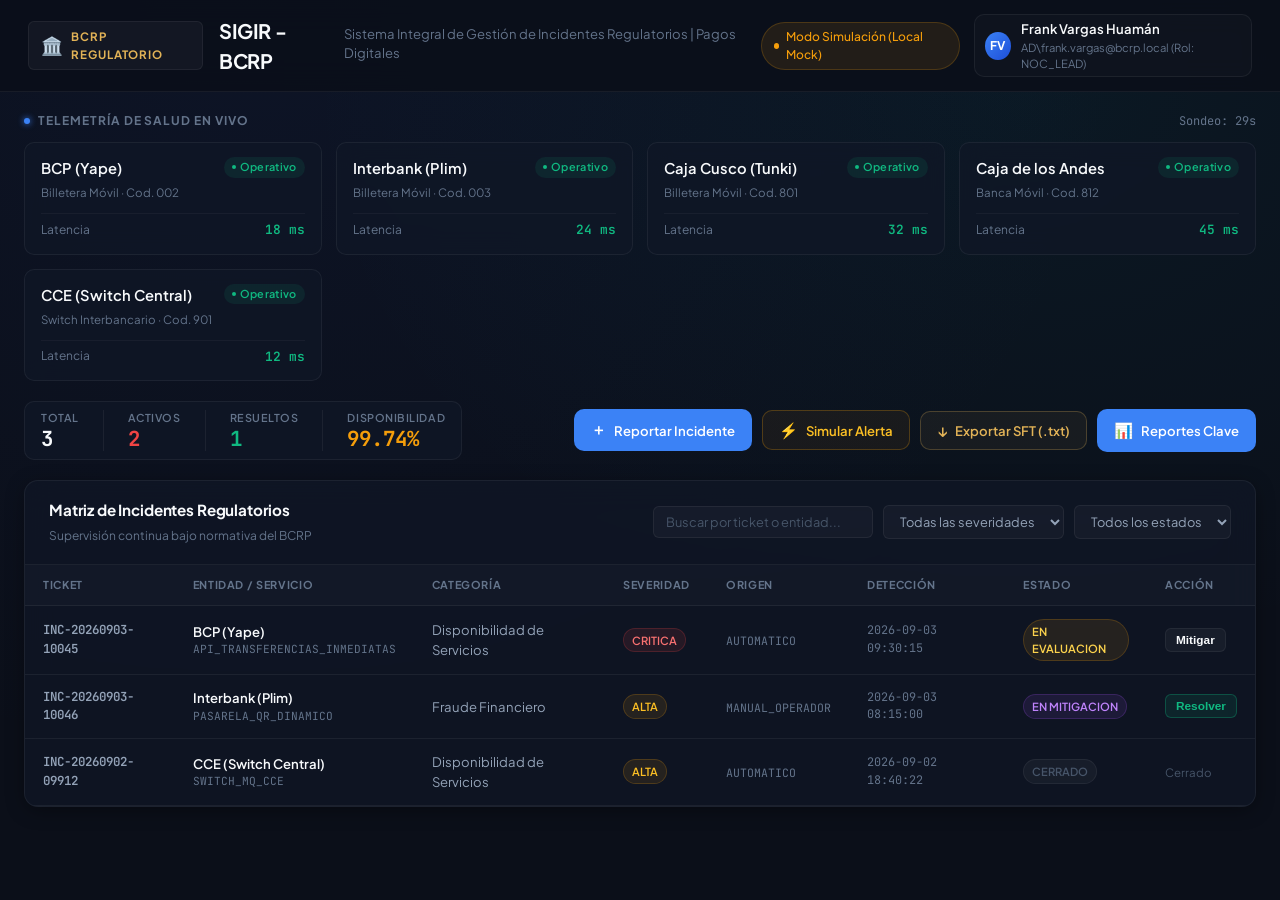
<file: 04_FRONTEND_UI/index.html>
<!DOCTYPE html>
<html lang="es">
<head>
    <meta charset="UTF-8">
    <meta name="viewport" content="width=device-width, initial-scale=1.0">
    <title>SIGIR - BCRP | Sistema de Gestión de Incidentes Regulatorios</title>
    <!-- Fuentes Google: Plus Jakarta Sans y JetBrains Mono -->
    <link rel="preconnect" href="https://fonts.googleapis.com">
    <link rel="preconnect" href="https://fonts.gstatic.com" crossorigin>
    <link href="https://fonts.googleapis.com/css2?family=JetBrains+Mono:wght@400;500;700&family=Plus+Jakarta+Sans:wght@400;500;600;700;800&display=swap" rel="stylesheet">
    <link rel="stylesheet" href="css/styles.css">
</head>
<body>

    <!-- Header Corporativo BCRP -->
    <header class="app-header">
        <div class="header-left">
            <div class="brand-badge">
                <span class="badge-icon">🏛️</span>
                <span class="badge-text">BCRP REGULATORIO</span>
            </div>
            <div class="brand-title">
                <h1>SIGIR - BCRP</h1>
                <p>Sistema Integral de Gestión de Incidentes Regulatorios | Pagos Digitales</p>
            </div>
        </div>

        <div class="header-right">
            <div class="backend-status-pill offline" id="backendStatusPill" title="Estado de conexión con Spring Boot API (http://localhost:8080)">
                <span class="status-dot" id="backendStatusDot" style="background: #F59E0B;"></span>
                <span id="backendStatusText">MODO DEMO (Local Mock)</span>
            </div>
            <div class="ad-session-card">
                <div class="user-avatar">FV</div>
                <div class="user-meta">
                    <span class="user-name">Frank Vargas Huamán</span>
                    <span class="user-ad-domain">
                        <span class="status-dot online"></span> AD\frank.vargas@bcrp.local (Rol: NOC_LEAD)
                    </span>
                </div>
            </div>
        </div>
    </header>

    <!-- Barra de Telemetría en Vivo (Semáforos NOC del Ecosistema) -->
    <section class="telemetry-bar-container">
        <div class="section-title-compact">
            <h2>Telemetría de Salud en Vivo</h2>
            <span class="telemetry-timer" id="timerSondeo">Sondeo: 30s</span>
        </div>

        <div class="telemetry-grid" id="telemetryGrid">
            <!-- Renderizado dinámico vía JS -->
        </div>
    </section>

    <!-- Contenedor Principal de Gestión -->
    <main class="main-layout">
        
        <!-- Barra de Acciones y Métricas Resumen -->
        <section class="action-metrics-row">
            <div class="kpi-group">
                <div class="kpi-mini-card">
                    <span class="kpi-label">Total</span>
                    <span class="kpi-value" id="kpiTotal">0</span>
                </div>
                <div class="kpi-mini-card critical">
                    <span class="kpi-label">Activos</span>
                    <span class="kpi-value" id="kpiCriticos">0</span>
                </div>
                <div class="kpi-mini-card success">
                    <span class="kpi-label">Resueltos</span>
                    <span class="kpi-value" id="kpiResueltos">0</span>
                </div>
                <div class="kpi-mini-card">
                    <span class="kpi-label">Disponibilidad</span>
                    <span class="kpi-value" id="kpiUptime" style="color: #38BDF8;">99.82%</span>
                </div>
            </div>

            <div class="action-buttons-group">
                <button class="btn btn-primary" id="btnNuevoManual">
                    <span class="btn-icon">＋</span> Reportar Incidente
                </button>
                <button class="btn btn-warning" id="btnSimularCaida">
                    <span class="btn-icon">⚡</span> Simular Alerta
                </button>
                <button class="btn btn-bcrp" id="btnGenerarSft">
                    <span class="btn-icon">↓</span> Exportar SFT (.txt)
                </button>
                <a class="btn btn-primary" href="reportes.html" style="text-decoration:none"><span class="btn-icon">📊</span> Reportes Clave</a>
            </div>
        </section>

        <!-- Panel de Filtros y Matriz de Incidentes -->
        <section class="panel-card">
            <div class="panel-header">
                <div class="panel-title-group">
                    <h3>Matriz de Incidentes Regulatorios</h3>
                    <span class="panel-subtitle">Supervisión continua bajo normativa del BCRP</span>
                </div>

                <div class="filters-toolbar">
                    <input type="text" id="filtroBuscador" class="input-search" placeholder="Buscar por ticket o entidad...">
                    
                    <select id="filtroSeveridad" class="select-filter">
                        <option value="TODOS">Todas las severidades</option>
                        <option value="CRITICA">Crítica</option>
                        <option value="ALTA">Alta</option>
                        <option value="MEDIA">Media</option>
                        <option value="BAJA">Baja</option>
                    </select>

                    <select id="filtroEstado" class="select-filter">
                        <option value="TODOS">Todos los estados</option>
                        <option value="REGISTRADO">Registrado</option>
                        <option value="EN_EVALUACION">En Evaluación</option>
                        <option value="EN_MITIGACION">En Mitigación</option>
                        <option value="RESUELTO">Resuelto</option>
                        <option value="CERRADO">Cerrado</option>
                    </select>
                </div>
            </div>

            <div class="table-responsive">
                <table class="data-table">
                    <thead>
                        <tr>
                            <th>Ticket</th>
                            <th>Entidad / Servicio</th>
                            <th>Categoría</th>
                            <th>Severidad</th>
                            <th>Origen</th>
                            <th>Detección</th>
                            <th>Estado</th>
                            <th>Acción</th>
                        </tr>
                    </thead>
                    <tbody id="tablaIncidentesBody">
                        <!-- Renderizado dinámico vía JS -->
                    </tbody>
                </table>
            </div>
        </section>
    </main>

    <!-- Modal: Registro Manual Asistido -->
    <div class="modal-overlay" id="modalManual">
        <div class="modal-card">
            <div class="modal-header">
                <h3>Registro Manual Asistido de Incidente</h3>
                <button class="modal-close" id="btnCerrarModalManual">&times;</button>
            </div>
            <form id="formRegistroManual" class="modal-body">
                <div class="form-group">
                    <label>Entidad Financiera Afectada *</label>
                    <select id="manualEntidad" class="form-control" required>
                        <option value="1">Banco de Crédito del Perú - BCP (Yape)</option>
                        <option value="2">Interbank - Plim</option>
                        <option value="3">Caja Municipal Cusco - Tunki</option>
                        <option value="4">Caja Rural de los Andes</option>
                        <option value="5">Cámara de Compensación Electrónica - CCE</option>
                    </select>
                </div>

                <div class="form-row">
                    <div class="form-group">
                        <label>Categoría Normativa *</label>
                        <select id="manualCategoria" class="form-control" required>
                            <option value="FRAUDE_FIN">Fraude Financiero (Phishing, Suplantación)</option>
                            <option value="BRECHA_DATOS">Manipulación de Información / Brecha de Seguridad</option>
                            <option value="DISP_SERV">Disponibilidad de Servicios (Manual)</option>
                        </select>
                    </div>
                    <div class="form-group">
                        <label>Severidad Operativa *</label>
                        <select id="manualSeveridad" class="form-control" required>
                            <option value="CRITICA">Crítica (Interrupción o Daño Severo)</option>
                            <option value="ALTA" selected>Alta (Afectación Transaccional Notoria)</option>
                            <option value="MEDIA">Media (Degradación Parcial)</option>
                            <option value="BAJA">Baja (Sin impacto en saldos)</option>
                        </select>
                    </div>
                </div>

                <div class="form-group">
                    <label>Servicio o Componente Específico *</label>
                    <input type="text" id="manualServicio" class="form-control" placeholder="Ej: PASARELA_QR_INTEROPERABLE, API_CONSULTAS" required>
                </div>

                <div class="form-group">
                    <label>Descripción Técnica y Hallazgos Forenses *</label>
                    <textarea id="manualDescripcion" class="form-control textarea" rows="3" placeholder="Detalle la causa raíz, números de cuenta involucrados o IP sospechosa..." required></textarea>
                </div>

                <div class="form-group">
                    <label>Impacto Estimado de Clientes / Transacciones</label>
                    <input type="number" id="manualImpacto" class="form-control" value="50" min="0">
                </div>

                <div class="modal-footer">
                    <button type="button" class="btn btn-secondary" id="btnCancelarManual">Cancelar</button>
                    <button type="submit" class="btn btn-primary">Registrar en Bitácora</button>
                </div>
            </form>
        </div>
    </div>

    <!-- Modal: Visor y Exportador SFT BCRP -->
    <div class="modal-overlay" id="modalSft">
        <div class="modal-card modal-lg">
            <div class="modal-header">
                <h3>Reporte Estructurado Oficial SFT - BCRP</h3>
                <button class="modal-close" id="btnCerrarModalSft">&times;</button>
            </div>
            <div class="modal-body">
                <p class="modal-desc">
                    El siguiente archivo de texto plano cumple con las directivas de la circular de incidentes del Banco Central de Reserva del Perú e incorpora firma de integridad SHA-256:
                </p>
                
                <div class="sft-code-box">
                    <pre id="sftContenidoTxt"></pre>
                </div>

                <div class="hash-box">
                    <span class="hash-label">HASH SHA-256:</span>
                    <span class="hash-value" id="sftHashSha256"></span>
                </div>
            </div>
            <div class="modal-footer">
                <button type="button" class="btn btn-secondary" id="btnCerrarSft">Cerrar</button>
                <button type="button" class="btn btn-bcrp" id="btnDescargarTxtFile">Descargar Archivo .TXT</button>
            </div>
        </div>
    </div>

    <script src="js/app.js"></script>
</body>
</html>
</file>
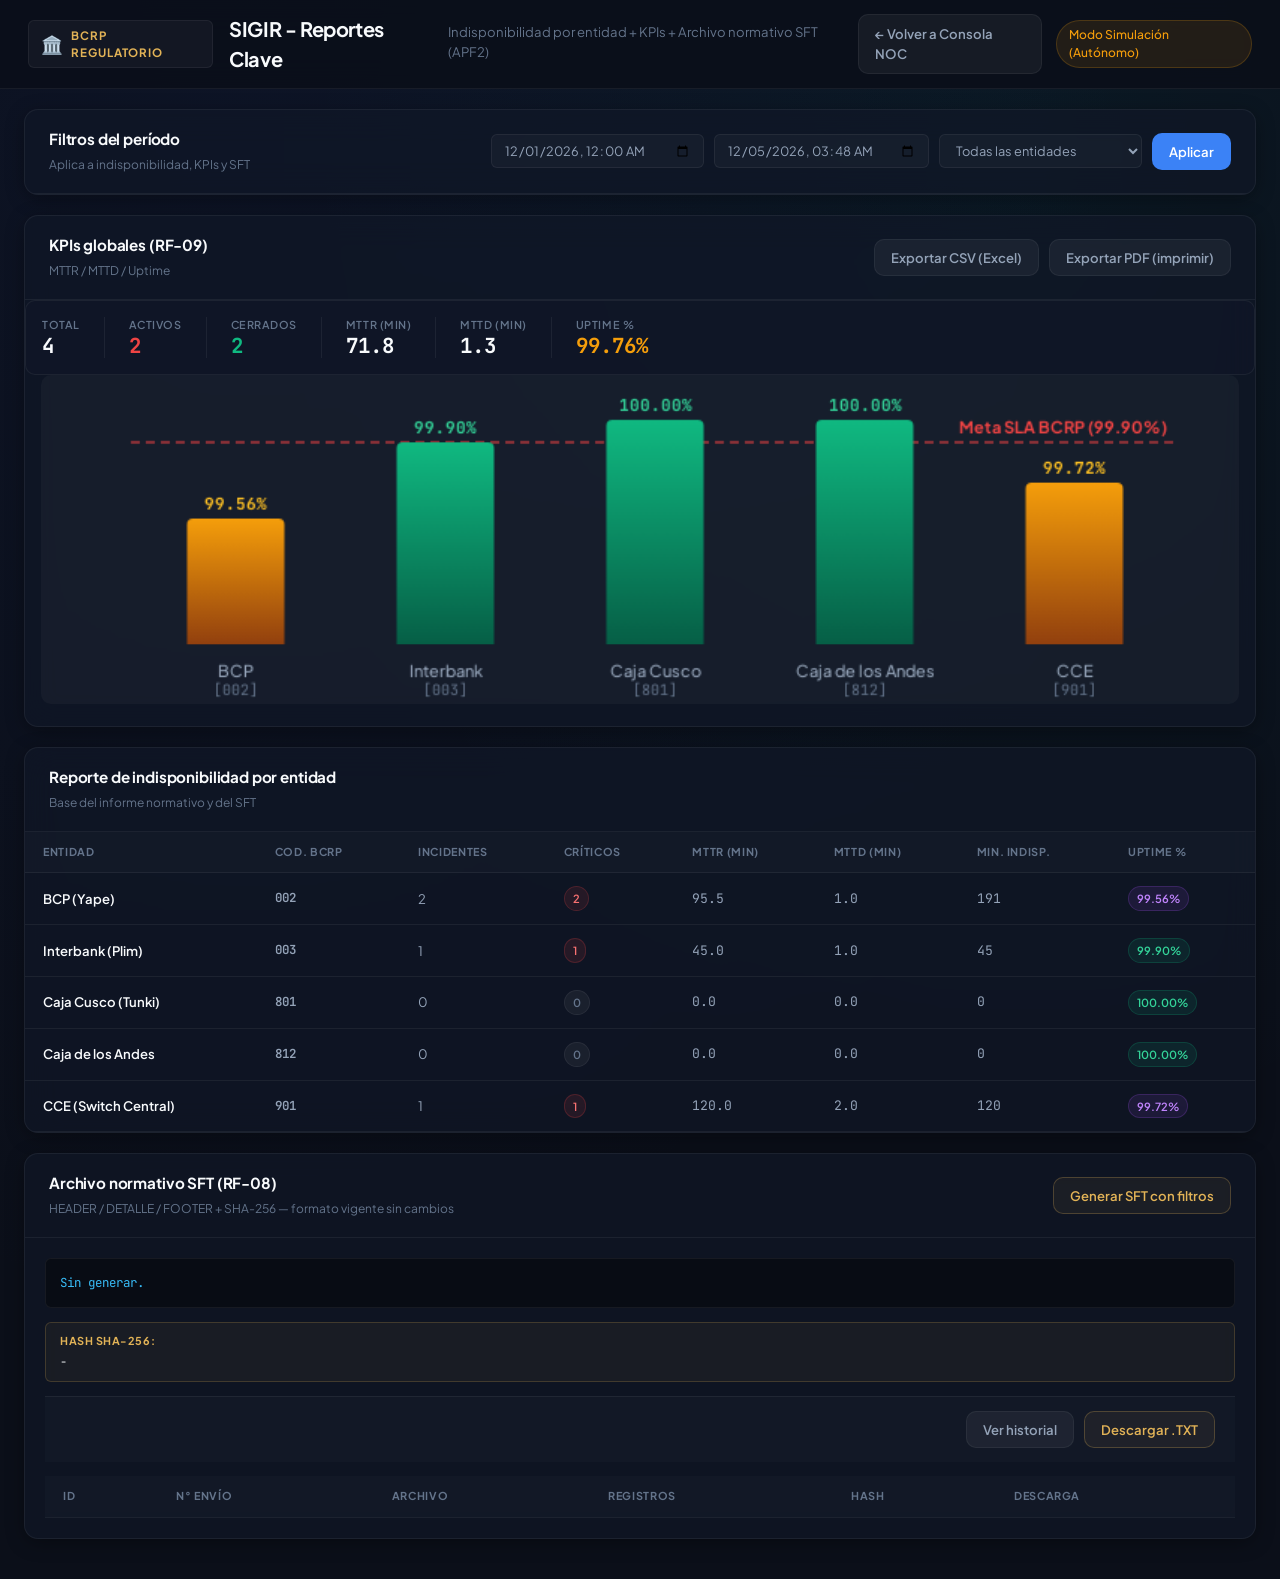
<file: 04_FRONTEND_UI/reportes.html>
<!DOCTYPE html>
<html lang="es">
<head>
    <meta charset="UTF-8">
    <meta name="viewport" content="width=device-width, initial-scale=1.0">
    <title>SIGIR - BCRP | Módulo de Reportes Clave (APF2)</title>
    <link href="https://fonts.googleapis.com/css2?family=JetBrains+Mono:wght@400;500;700&family=Plus+Jakarta+Sans:wght@400;500;600;700;800&display=swap" rel="stylesheet">
    <link rel="stylesheet" href="css/styles.css">
</head>
<body>
    <header class="app-header">
        <div class="header-left">
            <div class="brand-badge"><span class="badge-icon">🏛️</span><span class="badge-text">BCRP REGULATORIO</span></div>
            <div class="brand-title"><h1>SIGIR - Reportes Clave</h1><p>Indisponibilidad por entidad + KPIs + Archivo normativo SFT (APF2)</p></div>
        </div>
        <div class="header-right">
            <a href="index.html" class="btn btn-secondary" style="text-decoration:none">← Volver a Consola NOC</a>
            <span id="connPill" class="backend-status-pill offline">Modo Simulación</span>
        </div>
    </header>

    <main class="main-layout">
        <section class="panel-card">
            <div class="panel-header">
                <div class="panel-title-group"><h3>Filtros del período</h3><span class="panel-subtitle">Aplica a indisponibilidad, KPIs y SFT</span></div>
                <div class="filters-toolbar">
                    <input type="datetime-local" id="fDesde" class="select-filter">
                    <input type="datetime-local" id="fHasta" class="select-filter">
                    <select id="fEntidad" class="select-filter"><option value="">Todas las entidades</option></select>
                    <button class="btn btn-primary" id="btnAplicar">Aplicar</button>
                </div>
            </div>
        </section>

        <section class="panel-card">
            <div class="panel-header"><div class="panel-title-group"><h3>KPIs globales (RF-09)</h3><span class="panel-subtitle">MTTR / MTTD / Uptime</span></div>
            <div class="action-buttons-group">
                <button class="btn btn-secondary" id="btnCSV">Exportar CSV (Excel)</button>
                <button class="btn btn-secondary" id="btnPrint">Exportar PDF (imprimir)</button>
            </div></div>
            <div class="kpi-group" style="padding:16px">
                <div class="kpi-mini-card"><span class="kpi-label">Total</span><span class="kpi-value" id="kTotal">-</span></div>
                <div class="kpi-mini-card critical"><span class="kpi-label">Activos</span><span class="kpi-value" id="kActivos">-</span></div>
                <div class="kpi-mini-card success"><span class="kpi-label">Cerrados</span><span class="kpi-value" id="kCerrados">-</span></div>
                <div class="kpi-mini-card"><span class="kpi-label">MTTR (min)</span><span class="kpi-value" id="kMttr">-</span></div>
                <div class="kpi-mini-card"><span class="kpi-label">MTTD (min)</span><span class="kpi-value" id="kMttd">-</span></div>
                <div class="kpi-mini-card"><span class="kpi-label">Uptime %</span><span class="kpi-value" id="kUptime" style="color:#38BDF8">-</span></div>
            </div>
            <div style="padding:0 16px 16px"><canvas id="chartUptime" width="800" height="220" style="width:100%;background:rgba(255,255,255,.03);border-radius:10px"></canvas></div>
        </section>

        <section class="panel-card">
            <div class="panel-header"><div class="panel-title-group"><h3>Reporte de indisponibilidad por entidad</h3><span class="panel-subtitle">Base del informe normativo y del SFT</span></div></div>
            <div class="table-responsive"><table class="data-table"><thead><tr>
                <th>Entidad</th><th>Cod. BCRP</th><th>Incidentes</th><th>Críticos</th><th>MTTR (min)</th><th>MTTD (min)</th><th>Min. indisp.</th><th>Uptime %</th>
            </tr></thead><tbody id="tbodyIndisp"></tbody></table></div>
        </section>

        <section class="panel-card">
            <div class="panel-header"><div class="panel-title-group"><h3>Archivo normativo SFT (RF-08)</h3><span class="panel-subtitle">HEADER / DETALLE / FOOTER + SHA-256 — formato vigente sin cambios</span></div>
            <div class="action-buttons-group"><button class="btn btn-bcrp" id="btnSFT">Generar SFT con filtros</button></div></div>
            <div class="modal-body">
                <div class="sft-code-box"><pre id="sftPreview">Sin generar.</pre></div>
                <div class="hash-box"><span class="hash-label">HASH SHA-256:</span><span class="hash-value" id="sftHash">-</span></div>
                <div class="modal-footer"><button class="btn btn-secondary" id="btnHist">Ver historial</button><button class="btn btn-bcrp" id="btnDL">Descargar .TXT</button></div>
                <div class="table-responsive"><table class="data-table"><thead><tr><th>ID</th><th>N° envío</th><th>Archivo</th><th>Registros</th><th>Hash</th><th>Descarga</th></tr></thead><tbody id="tbodyHist"></tbody></table></div>
            </div>
        </section>
    </main>
    <script src="js/reportes.js"></script>
</body>
</html>
</file>
<file: 04_FRONTEND_UI/css/styles.css>
/* ==========================================================================
   SIGIR - BCRP | Minimalist & Modern FinTech Design System
   Inspirado en Linear, Stripe y Vercel (Limpio, Intuitivo, Cero Ruido Visual)
   Autor: Frank Emiliano Vargas Huamán | Curso Integrador I (UTP)
   ========================================================================== */

:root {
    /* Superficies y Fondos */
    --bg-main: #0B0F19;
    --bg-surface: #111827;
    --bg-surface-hover: #162032;
    --bg-card: rgba(17, 24, 39, 0.7);
    --bg-subtle: rgba(255, 255, 255, 0.03);
    --bg-elevated: #1F2937;

    /* Bordes */
    --border-dim: rgba(255, 255, 255, 0.06);
    --border-hover: rgba(255, 255, 255, 0.12);
    --border-focus: rgba(59, 130, 246, 0.4);

    /* Tipografía y Jerarquía */
    --text-primary: #F8FAFC;
    --text-secondary: #94A3B8;
    --text-tertiary: #64748B;
    --text-muted: #475569;

    /* Acentos y Semántica */
    --accent-blue: #3B82F6;
    --accent-blue-hover: #2563EB;
    --accent-blue-subtle: rgba(59, 130, 246, 0.1);
    
    --success: #10B981;
    --success-subtle: rgba(16, 185, 129, 0.1);
    
    --warning: #F59E0B;
    --warning-subtle: rgba(245, 158, 11, 0.1);
    
    --danger: #EF4444;
    --danger-subtle: rgba(239, 68, 68, 0.1);

    --gold: #E2B357;
    --gold-subtle: rgba(226, 179, 87, 0.1);

    --cyan: #06B6D4;
    --cyan-subtle: rgba(6, 182, 212, 0.1);

    /* Tipografía */
    --font-sans: 'Plus Jakarta Sans', -apple-system, BlinkMacSystemFont, sans-serif;
    --font-mono: 'JetBrains Mono', monospace;

    /* Radios y Sombras */
    --radius-sm: 6px;
    --radius-md: 10px;
    --radius-lg: 14px;
    --radius-full: 9999px;
    --shadow-card: 0 4px 20px -2px rgba(0, 0, 0, 0.4);
}

* {
    box-sizing: border-box;
    margin: 0;
    padding: 0;
}

body {
    background-color: var(--bg-main);
    color: var(--text-primary);
    font-family: var(--font-sans);
    line-height: 1.5;
    min-height: 100vh;
    -webkit-font-smoothing: antialiased;
    background-image: 
        radial-gradient(ellipse at 20% 0%, rgba(30, 58, 138, 0.12) 0%, transparent 60%),
        radial-gradient(ellipse at 80% 10%, rgba(6, 182, 212, 0.06) 0%, transparent 50%);
}

/* ================= HEADER MINIMALISTA ================= */
.app-header {
    background: rgba(11, 15, 25, 0.85);
    backdrop-filter: blur(16px);
    -webkit-backdrop-filter: blur(16px);
    border-bottom: 1px solid var(--border-dim);
    padding: 14px 28px;
    display: flex;
    justify-content: space-between;
    align-items: center;
    position: sticky;
    top: 0;
    z-index: 50;
}

.header-left {
    display: flex;
    align-items: center;
    gap: 16px;
}

.brand-badge {
    display: flex;
    align-items: center;
    gap: 8px;
    padding: 6px 12px;
    background: rgba(255, 255, 255, 0.04);
    border: 1px solid var(--border-dim);
    border-radius: var(--radius-sm);
}

.brand-badge .badge-icon {
    font-size: 1.1rem;
}

.brand-badge .badge-text {
    font-size: 0.72rem;
    font-weight: 700;
    letter-spacing: 0.08em;
    color: var(--gold);
    text-transform: uppercase;
}

.brand-title {
    display: flex;
    align-items: baseline;
    gap: 10px;
}

.brand-title h1 {
    font-size: 1.25rem;
    font-weight: 700;
    letter-spacing: -0.02em;
    color: var(--text-primary);
}

.brand-title p {
    font-size: 0.82rem;
    color: var(--text-tertiary);
    font-weight: 400;
}

.header-right {
    display: flex;
    align-items: center;
    gap: 14px;
}

/* Píldora de estado minimalista */
.backend-status-pill {
    display: inline-flex;
    align-items: center;
    gap: 7px;
    padding: 5px 12px;
    border-radius: var(--radius-full);
    font-size: 0.75rem;
    font-weight: 500;
    background: rgba(255, 255, 255, 0.03);
    border: 1px solid var(--border-dim);
    color: var(--text-secondary);
    transition: all 0.2s ease;
}

.backend-status-pill.online {
    color: var(--success);
    border-color: rgba(16, 185, 129, 0.2);
    background: var(--success-subtle);
}

.backend-status-pill.offline {
    color: var(--warning);
    border-color: rgba(245, 158, 11, 0.2);
    background: var(--warning-subtle);
}

.status-dot {
    width: 6px;
    height: 6px;
    border-radius: 50%;
    background: var(--warning);
    position: relative;
}

.status-dot.online {
    background: var(--success);
    box-shadow: 0 0 8px rgba(16, 185, 129, 0.6);
}

/* Tarjeta de usuario sutil */
.ad-session-card {
    display: flex;
    align-items: center;
    gap: 10px;
    padding: 4px 10px;
    border-radius: var(--radius-md);
    background: rgba(255, 255, 255, 0.02);
    border: 1px solid var(--border-dim);
}

.user-avatar {
    width: 28px;
    height: 28px;
    border-radius: 50%;
    background: linear-gradient(135deg, #3B82F6, #1D4ED8);
    color: #FFF;
    display: flex;
    align-items: center;
    justify-content: center;
    font-size: 0.75rem;
    font-weight: 700;
}

.user-meta {
    display: flex;
    flex-direction: column;
}

.user-name {
    font-size: 0.82rem;
    font-weight: 600;
    color: var(--text-primary);
}

.user-ad-domain {
    font-size: 0.7rem;
    color: var(--text-tertiary);
}

/* ================= TELEMETRÍA EN VIVO ================= */
.telemetry-bar-container {
    max-width: 1400px;
    margin: 20px auto 0;
    padding: 0 24px;
}

.section-title-compact {
    display: flex;
    justify-content: space-between;
    align-items: center;
    margin-bottom: 12px;
}

.section-title-compact h2 {
    font-size: 0.75rem;
    font-weight: 700;
    letter-spacing: 0.08em;
    color: var(--text-tertiary);
    text-transform: uppercase;
    display: flex;
    align-items: center;
    gap: 8px;
}

.section-title-compact h2::before {
    content: '';
    display: inline-block;
    width: 6px;
    height: 6px;
    border-radius: 50%;
    background: var(--accent-blue);
    box-shadow: 0 0 6px var(--accent-blue);
}

.telemetry-timer {
    font-size: 0.75rem;
    color: var(--text-tertiary);
    font-family: var(--font-mono);
}

/* Grid de nodos telemétricos */
.telemetry-grid {
    display: grid;
    grid-template-columns: repeat(auto-fit, minmax(240px, 1fr));
    gap: 14px;
}

.telemetry-node {
    background: var(--bg-card);
    backdrop-filter: blur(12px);
    -webkit-backdrop-filter: blur(12px);
    border: 1px solid var(--border-dim);
    border-radius: var(--radius-md);
    padding: 14px 16px;
    display: flex;
    flex-direction: column;
    gap: 10px;
    transition: all 0.2s ease;
}

.telemetry-node:hover {
    border-color: var(--border-hover);
    transform: translateY(-2px);
    background: rgba(255, 255, 255, 0.04);
}

.telemetry-node.node-caido {
    border-color: rgba(239, 68, 68, 0.4);
    background: rgba(239, 68, 68, 0.04);
}

.node-header {
    display: flex;
    justify-content: space-between;
    align-items: flex-start;
}

.node-name {
    font-size: 0.92rem;
    font-weight: 600;
    color: var(--text-primary);
}

.node-code {
    font-size: 0.72rem;
    color: var(--text-tertiary);
}

/* Soft status pills */
.node-status-pill {
    font-size: 0.68rem;
    font-weight: 600;
    padding: 2px 8px;
    border-radius: var(--radius-full);
    letter-spacing: 0.03em;
    display: inline-flex;
    align-items: center;
    gap: 4px;
}

.node-status-pill::before {
    content: '';
    width: 4px;
    height: 4px;
    border-radius: 50%;
}

.node-status-pill.saludable,
.node-status-pill.operativo {
    background: var(--success-subtle);
    color: var(--success);
}
.node-status-pill.saludable::before,
.node-status-pill.operativo::before {
    background: var(--success);
}

.node-status-pill.caido {
    background: var(--danger-subtle);
    color: var(--danger);
    animation: pulseAlert 1.5s infinite;
}
.node-status-pill.caido::before {
    background: var(--danger);
}

@keyframes pulseAlert {
    0%, 100% { opacity: 1; }
    50% { opacity: 0.5; }
}

.node-metrics {
    display: flex;
    justify-content: space-between;
    align-items: center;
    font-size: 0.75rem;
    color: var(--text-tertiary);
    padding-top: 6px;
    border-top: 1px solid rgba(255, 255, 255, 0.04);
}

.node-latency {
    font-family: var(--font-mono);
    font-weight: 600;
    font-size: 0.8rem;
}

/* ================= CONTENEDOR PRINCIPAL ================= */
.main-layout {
    max-width: 1400px;
    margin: 20px auto 40px;
    padding: 0 24px;
    display: flex;
    flex-direction: column;
    gap: 20px;
}

/* ================= BARRA DE ACCIONES Y KPIS ================= */
.action-metrics-row {
    display: flex;
    justify-content: space-between;
    align-items: center;
    flex-wrap: wrap;
    gap: 16px;
}

/* Grupo de 4 KPIs integrados limpiamente */
.kpi-group {
    display: flex;
    align-items: center;
    background: var(--bg-card);
    border: 1px solid var(--border-dim);
    border-radius: var(--radius-md);
    padding: 8px 16px;
    gap: 24px;
}

.kpi-mini-card {
    display: flex;
    flex-direction: column;
    gap: 2px;
}

.kpi-mini-card:not(:last-child) {
    padding-right: 24px;
    border-right: 1px solid var(--border-dim);
}

.kpi-label {
    font-size: 0.68rem;
    font-weight: 600;
    color: var(--text-tertiary);
    letter-spacing: 0.05em;
    text-transform: uppercase;
}

.kpi-value {
    font-size: 1.3rem;
    font-weight: 700;
    font-family: var(--font-mono);
    color: var(--text-primary);
    line-height: 1.1;
}

.kpi-mini-card.critical .kpi-value {
    color: var(--danger);
}

.kpi-mini-card.success .kpi-value {
    color: var(--success);
}

/* Botones de acción refinados */
.action-buttons-group {
    display: flex;
    align-items: center;
    gap: 10px;
}

.btn {
    display: inline-flex;
    align-items: center;
    gap: 8px;
    padding: 9px 16px;
    border-radius: var(--radius-md);
    font-size: 0.82rem;
    font-weight: 600;
    font-family: var(--font-sans);
    cursor: pointer;
    transition: all 0.15s ease;
    border: 1px solid transparent;
}

/* Primario: Azul sólido */
.btn-primary {
    background: var(--accent-blue);
    color: #FFFFFF;
}

.btn-primary:hover {
    background: var(--accent-blue-hover);
    box-shadow: 0 4px 12px rgba(59, 130, 246, 0.3);
    transform: translateY(-1px);
}

/* Secundario: Ghost / Outline ambar */
.btn-warning {
    background: rgba(245, 158, 11, 0.06);
    color: #FBBF24;
    border-color: rgba(245, 158, 11, 0.25);
}

.btn-warning:hover {
    background: rgba(245, 158, 11, 0.12);
    border-color: rgba(245, 158, 11, 0.4);
    transform: translateY(-1px);
}

/* Terciario: Outline institucional dorado */
.btn-bcrp {
    background: rgba(226, 179, 87, 0.06);
    color: var(--gold);
    border-color: rgba(226, 179, 87, 0.25);
}

.btn-bcrp:hover {
    background: rgba(226, 179, 87, 0.12);
    border-color: rgba(226, 179, 87, 0.4);
    transform: translateY(-1px);
}

.btn-secondary {
    background: rgba(255, 255, 255, 0.05);
    color: var(--text-secondary);
    border-color: var(--border-dim);
}

.btn-secondary:hover {
    background: rgba(255, 255, 255, 0.08);
    color: var(--text-primary);
}

.btn-icon {
    font-size: 0.95rem;
}

/* ================= PANEL Y TABLA DE INCIDENTES ================= */
.panel-card {
    background: var(--bg-card);
    backdrop-filter: blur(16px);
    -webkit-backdrop-filter: blur(16px);
    border: 1px solid var(--border-dim);
    border-radius: var(--radius-lg);
    overflow: hidden;
    box-shadow: var(--shadow-card);
}

.panel-header {
    padding: 18px 24px;
    border-bottom: 1px solid var(--border-dim);
    display: flex;
    justify-content: space-between;
    align-items: center;
    flex-wrap: wrap;
    gap: 16px;
}

.panel-title-group h3 {
    font-size: 0.95rem;
    font-weight: 700;
    color: var(--text-primary);
    letter-spacing: -0.01em;
}

.panel-subtitle {
    font-size: 0.75rem;
    color: var(--text-tertiary);
}

/* Barra de filtros minimalista */
.filters-toolbar {
    display: flex;
    align-items: center;
    gap: 10px;
    flex-wrap: wrap;
}

.input-search {
    background: rgba(255, 255, 255, 0.03);
    border: 1px solid var(--border-dim);
    color: var(--text-primary);
    padding: 7px 12px;
    border-radius: var(--radius-sm);
    font-size: 0.8rem;
    font-family: var(--font-sans);
    min-width: 220px;
    outline: none;
    transition: all 0.15s ease;
}

.input-search:focus {
    border-color: var(--accent-blue);
    background: rgba(255, 255, 255, 0.05);
    box-shadow: 0 0 0 2px var(--accent-blue-subtle);
}

.input-search::placeholder {
    color: var(--text-muted);
}

.select-filter {
    background: rgba(255, 255, 255, 0.03);
    border: 1px solid var(--border-dim);
    color: var(--text-secondary);
    padding: 7px 12px;
    border-radius: var(--radius-sm);
    font-size: 0.8rem;
    font-family: var(--font-sans);
    outline: none;
    cursor: pointer;
    transition: all 0.15s ease;
}

.select-filter:focus {
    border-color: var(--accent-blue);
}

.select-filter option {
    background: var(--bg-surface);
    color: var(--text-primary);
}

/* Tabla minimalista */
.table-responsive {
    overflow-x: auto;
}

.data-table {
    width: 100%;
    border-collapse: collapse;
    font-size: 0.82rem;
    text-align: left;
}

.data-table thead th {
    background: rgba(255, 255, 255, 0.015);
    padding: 12px 18px;
    font-size: 0.68rem;
    font-weight: 700;
    letter-spacing: 0.06em;
    color: var(--text-tertiary);
    text-transform: uppercase;
    border-bottom: 1px solid var(--border-dim);
}

.data-table tbody tr {
    border-bottom: 1px solid var(--border-dim);
    transition: background 0.15s ease;
}

.data-table tbody tr:hover {
    background: rgba(255, 255, 255, 0.025);
}

.data-table td {
    padding: 13px 18px;
    color: var(--text-secondary);
    vertical-align: middle;
}

.ticket-mono {
    font-family: var(--font-mono);
    font-size: 0.78rem;
    color: #60A5FA;
    font-weight: 600;
}

.entidad-cell {
    color: var(--text-primary);
    font-weight: 600;
}

.servicio-tag {
    display: block;
    font-size: 0.7rem;
    color: var(--text-tertiary);
    font-family: var(--font-mono);
}

/* Soft Badges */
.badge-severidad {
    padding: 3px 8px;
    border-radius: var(--radius-full);
    font-size: 0.7rem;
    font-weight: 600;
    display: inline-block;
}

.badge-severidad.critica {
    background: var(--danger-subtle);
    color: #F87171;
    border: 1px solid rgba(239, 68, 68, 0.2);
}

.badge-severidad.alta {
    background: var(--warning-subtle);
    color: #FBBF24;
    border: 1px solid rgba(245, 158, 11, 0.2);
}

.badge-severidad.media {
    background: var(--accent-blue-subtle);
    color: #60A5FA;
    border: 1px solid rgba(59, 130, 246, 0.2);
}

.badge-severidad.baja {
    background: rgba(255, 255, 255, 0.05);
    color: var(--text-tertiary);
    border: 1px solid var(--border-dim);
}

.badge-estado {
    padding: 3px 8px;
    border-radius: var(--radius-full);
    font-size: 0.7rem;
    font-weight: 600;
    display: inline-block;
}

.badge-estado.registrado {
    background: rgba(148, 163, 184, 0.1);
    color: #CBD5E1;
    border: 1px solid rgba(148, 163, 184, 0.2);
}

.badge-estado.en_evaluacion {
    background: var(--warning-subtle);
    color: #FCD34D;
    border: 1px solid rgba(245, 158, 11, 0.2);
}

.badge-estado.en_mitigacion {
    background: rgba(168, 85, 247, 0.1);
    color: #C084FC;
    border: 1px solid rgba(168, 85, 247, 0.2);
}

.badge-estado.resuelto {
    background: var(--success-subtle);
    color: #34D399;
    border: 1px solid rgba(16, 185, 129, 0.2);
}

.badge-estado.cerrado {
    background: rgba(255, 255, 255, 0.04);
    color: var(--text-muted);
    border: 1px solid var(--border-dim);
}

/* Botón de acción compacto en la tabla */
.btn-action-table {
    padding: 4px 10px;
    font-size: 0.74rem;
    font-weight: 600;
    border-radius: var(--radius-sm);
    background: rgba(255, 255, 255, 0.04);
    border: 1px solid var(--border-dim);
    color: var(--text-primary);
    cursor: pointer;
    transition: all 0.15s ease;
}

.btn-action-table:hover {
    background: var(--accent-blue);
    border-color: var(--accent-blue);
    color: #FFFFFF;
}

.btn-action-table.btn-resolve {
    color: var(--success);
    border-color: rgba(16, 185, 129, 0.3);
    background: var(--success-subtle);
}

.btn-action-table.btn-resolve:hover {
    background: var(--success);
    border-color: var(--success);
    color: #FFFFFF;
}

/* ================= MODALES MINIMALISTAS ================= */
.modal-overlay {
    position: fixed;
    top: 0;
    left: 0;
    right: 0;
    bottom: 0;
    background: rgba(0, 0, 0, 0.7);
    backdrop-filter: blur(10px);
    -webkit-backdrop-filter: blur(10px);
    display: none;
    align-items: center;
    justify-content: center;
    z-index: 1000;
    padding: 20px;
    opacity: 0;
    transition: opacity 0.2s ease;
}

.modal-overlay.active {
    display: flex;
    opacity: 1;
}

.modal-card {
    background: #111827;
    border: 1px solid var(--border-hover);
    border-radius: var(--radius-lg);
    width: 100%;
    max-width: 540px;
    box-shadow: 0 20px 40px -10px rgba(0, 0, 0, 0.7);
    overflow: hidden;
    animation: modalIn 0.2s ease-out;
}

.modal-card.modal-lg {
    max-width: 720px;
}

@keyframes modalIn {
    from {
        transform: scale(0.97) translateY(8px);
        opacity: 0;
    }
    to {
        transform: scale(1) translateY(0);
        opacity: 1;
    }
}

.modal-header {
    padding: 16px 20px;
    border-bottom: 1px solid var(--border-dim);
    display: flex;
    justify-content: space-between;
    align-items: center;
}

.modal-header h3 {
    font-size: 1rem;
    font-weight: 700;
    color: var(--text-primary);
}

.modal-close {
    background: none;
    border: none;
    color: var(--text-tertiary);
    font-size: 1.4rem;
    cursor: pointer;
    line-height: 1;
    transition: color 0.15s;
}

.modal-close:hover {
    color: var(--text-primary);
}

.modal-body {
    padding: 20px;
    display: flex;
    flex-direction: column;
    gap: 14px;
}

.modal-desc {
    font-size: 0.8rem;
    color: var(--text-secondary);
    line-height: 1.5;
}

.form-group {
    display: flex;
    flex-direction: column;
    gap: 6px;
}

.form-row {
    display: grid;
    grid-template-columns: 1fr 1fr;
    gap: 12px;
}

.form-group label {
    font-size: 0.75rem;
    font-weight: 600;
    color: var(--text-secondary);
}

.form-control {
    background: rgba(255, 255, 255, 0.03);
    border: 1px solid var(--border-dim);
    border-radius: var(--radius-sm);
    padding: 8px 12px;
    color: var(--text-primary);
    font-family: var(--font-sans);
    font-size: 0.82rem;
    outline: none;
    transition: all 0.15s ease;
}

.form-control:focus {
    border-color: var(--accent-blue);
    background: rgba(255, 255, 255, 0.05);
    box-shadow: 0 0 0 2px var(--accent-blue-subtle);
}

.form-control.textarea {
    resize: vertical;
    min-height: 70px;
}

.modal-footer {
    padding: 14px 20px;
    border-top: 1px solid var(--border-dim);
    display: flex;
    justify-content: flex-end;
    gap: 10px;
    background: rgba(255, 255, 255, 0.015);
}

/* Visor SFT en Terminal Dark */
.sft-code-box {
    background: #080C14;
    border: 1px solid var(--border-dim);
    border-radius: var(--radius-sm);
    padding: 14px;
    max-height: 240px;
    overflow-y: auto;
}

.sft-code-box pre {
    font-family: var(--font-mono);
    font-size: 0.78rem;
    color: #38BDF8;
    line-height: 1.6;
    white-space: pre-wrap;
    word-break: break-all;
}

.hash-box {
    background: rgba(226, 179, 87, 0.05);
    border: 1px solid rgba(226, 179, 87, 0.2);
    border-radius: var(--radius-sm);
    padding: 10px 14px;
    display: flex;
    flex-direction: column;
    gap: 4px;
}

.hash-label {
    font-size: 0.68rem;
    font-weight: 700;
    color: var(--gold);
    letter-spacing: 0.05em;
}

.hash-value {
    font-family: var(--font-mono);
    font-size: 0.75rem;
    color: #F8FAFC;
    word-break: break-all;
}

/* Responsive adjustments */
@media (max-width: 900px) {
    .action-metrics-row {
        flex-direction: column;
        align-items: stretch;
    }
    .kpi-group {
        width: 100%;
        justify-content: space-between;
    }
    .action-buttons-group {
        width: 100%;
        justify-content: stretch;
    }
    .action-buttons-group .btn {
        flex: 1;
        justify-content: center;
    }
}
</file>
